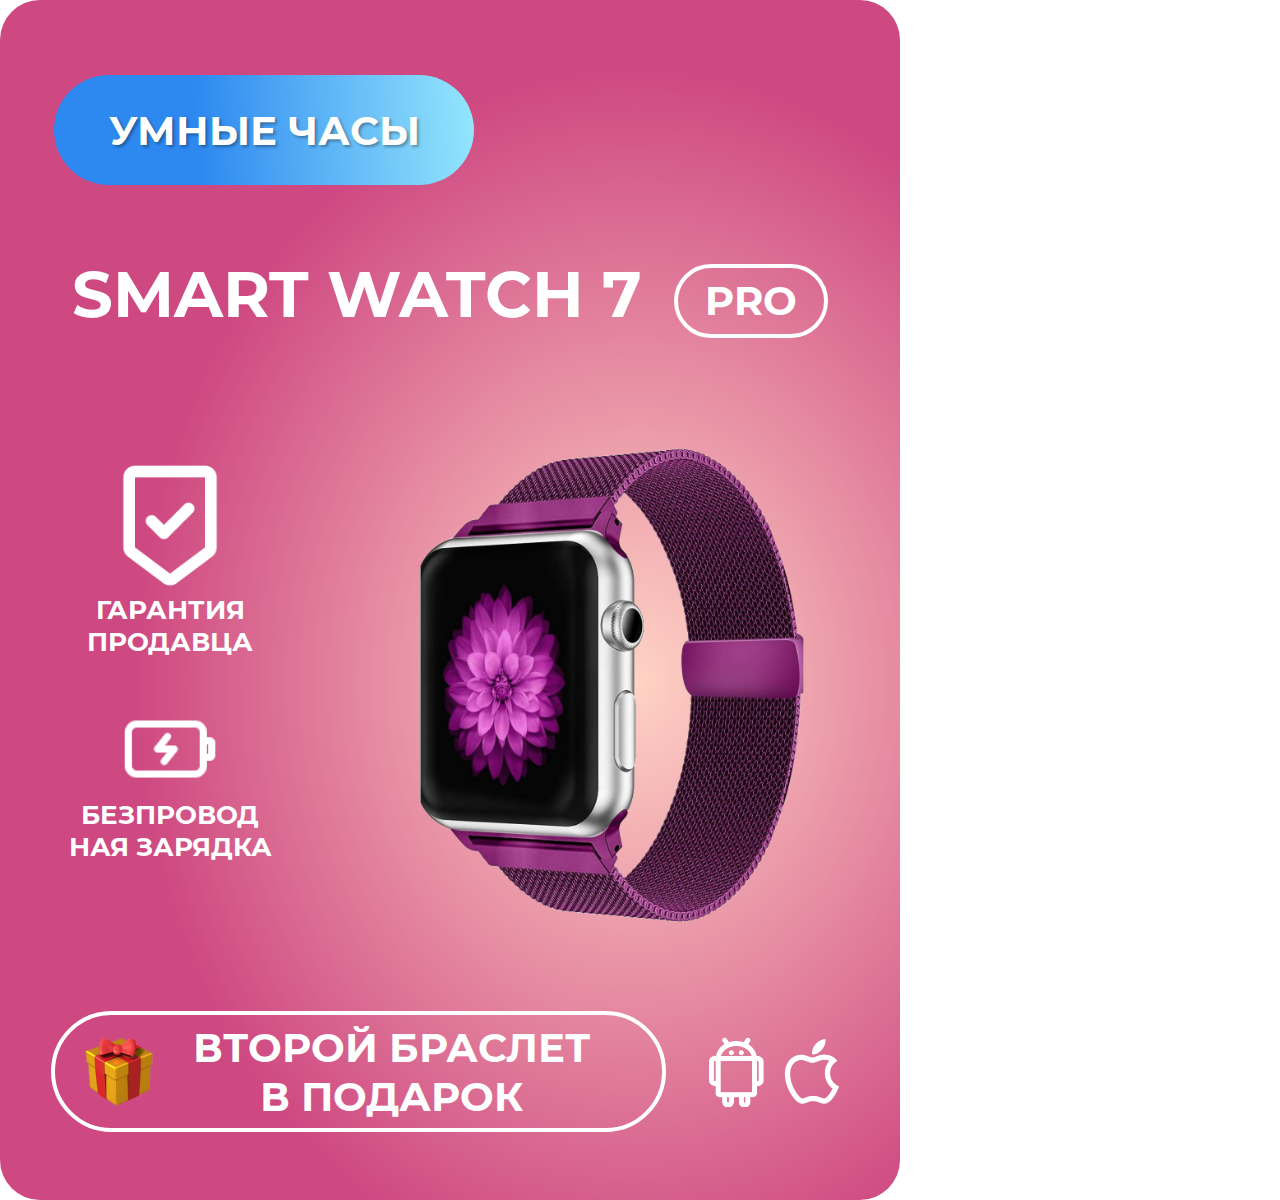
<file: CartWB/index.html>
<!DOCTYPE html>
<html lang="en">
<head>
    <meta charset="UTF-8">
    <meta http-equiv="X-UA-Compatible" content="IE=edge">
    <meta name="viewport" content="width=device-width, initial-scale=1.0">
    <title>CartWB</title>
    <link rel="stylesheet" href="./style.css">
</head>
<body>
    <main>
       <div class="main-main">
        <header>
            <div class="header-header">
                <button class="header-header__button">УМНЫЕ ЧАСЫ</button>
            </div>
        </header>
        <section>
            <div class="section-section">
                <h1 class="section-section__h1">SMART WATCH 7</h1>
                <button class="section-section__button">PRO</button>
            </div>
        </section>
        <article>
            <div class="article-article">
                <div class="article-article__left">
                    <img class="article-article__left_guarantee" src="./img/icon_guarantee.png" alt="icon_guarantee">
                    <p class="article-article__left_p">ГАРАНТИЯ ПРОДАВЦА</p>
                    <img class="article-article__left_battery" src="./img/icons_battery.png" alt="icons_battery">
                    <p class="article-article__left_p">БЕЗПРОВОД
                        НАЯ ЗАРЯДКА</p>
                </div>
                <div class="article-article__right">
                    <img class="article-article__right_watch" src="./img/generation_apple_watch_series_4_milanese_loop_42_mm_purple_436464_728965575235_adobe_express.png" alt="WATCH">
                </div>
            </div>
        </article>
        <footer>
            <div class="footer-footer">
                <button class="footer-footer__button"><img class="footer-footer__button_present" src="./img/icon_present.png" alt="icon_present">ВТОРОЙ БРАСЛЕТ <br>В ПОДАРОК</button>
                <div class="footer-footer__icons">
                    <img class="footer-footer__icons_android" src="./img/icon_android.png" alt="icon_android">
                    <img class="footer-footer__icons_apple" src="./img/icon_apple.png" alt="icon_apple">
                </div>
            </div>
        </footer>
       </div> 
    </main>
</body>
</html>
</file>
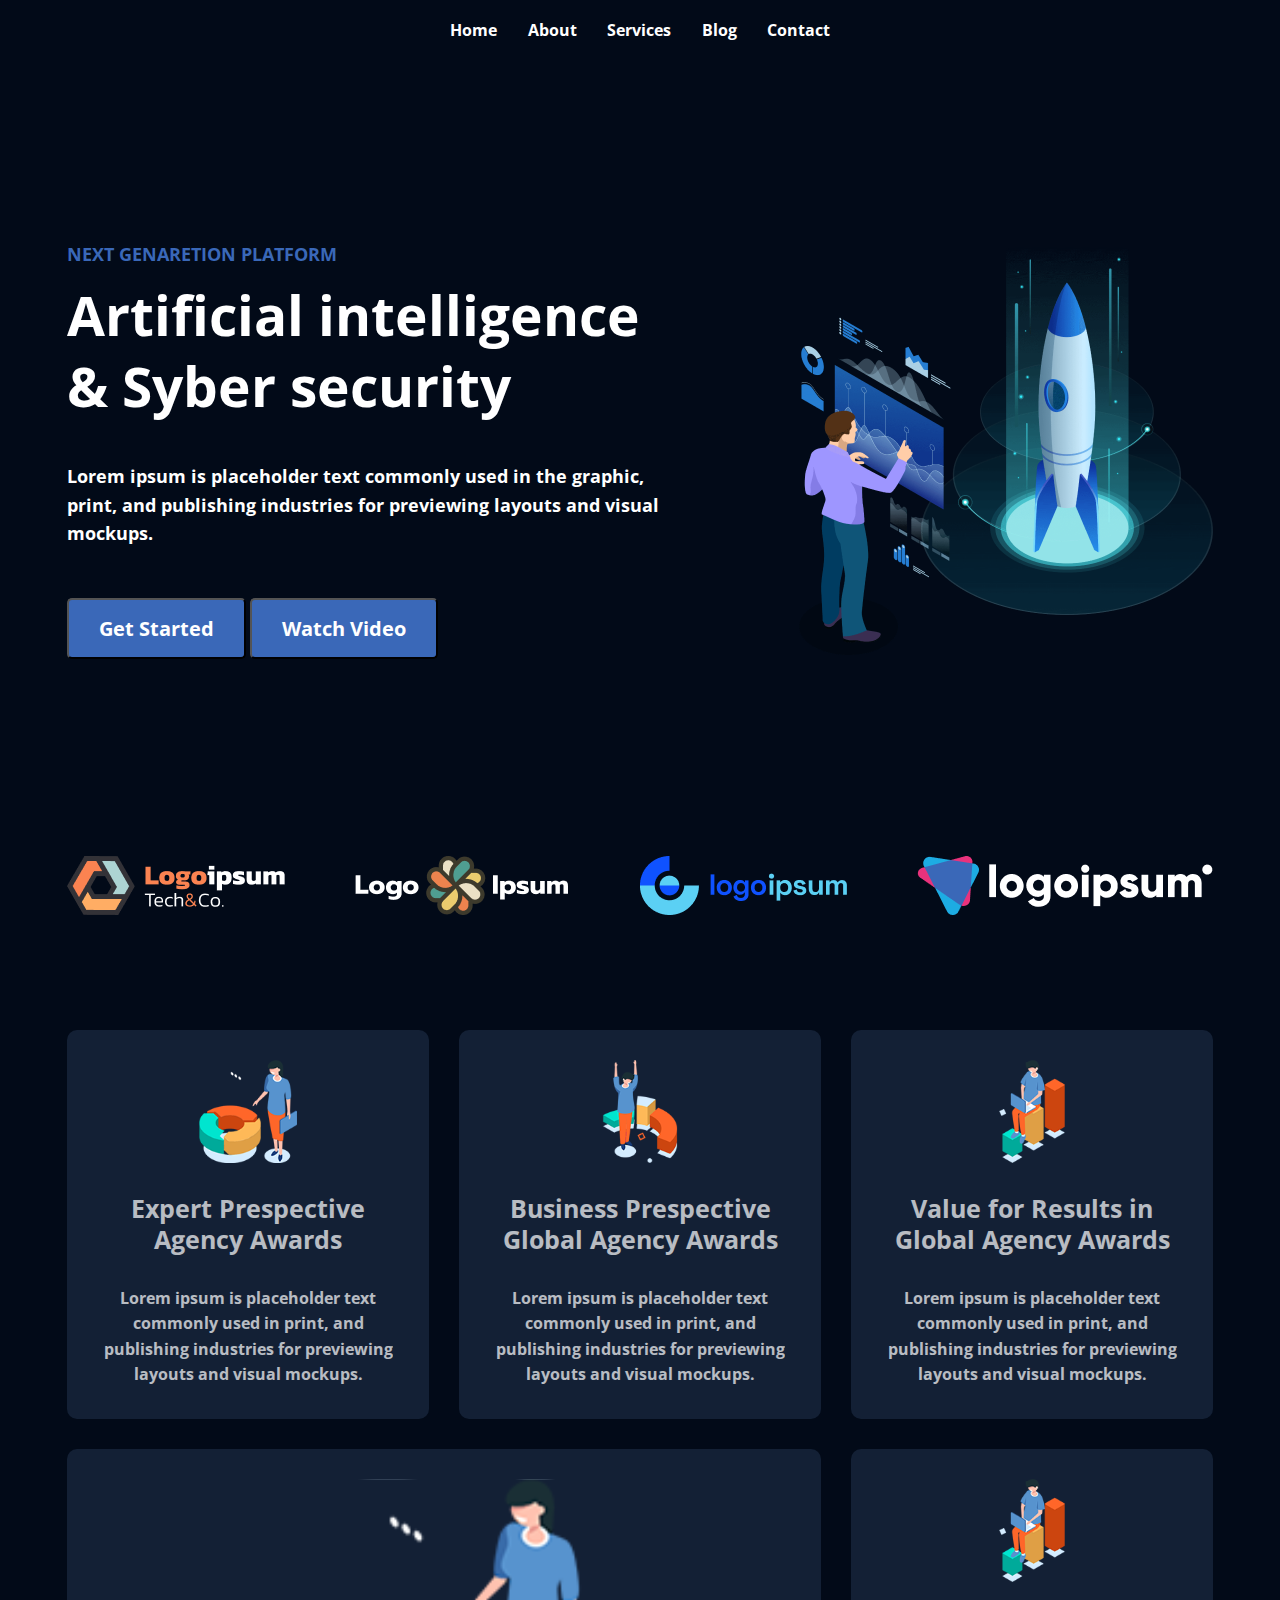
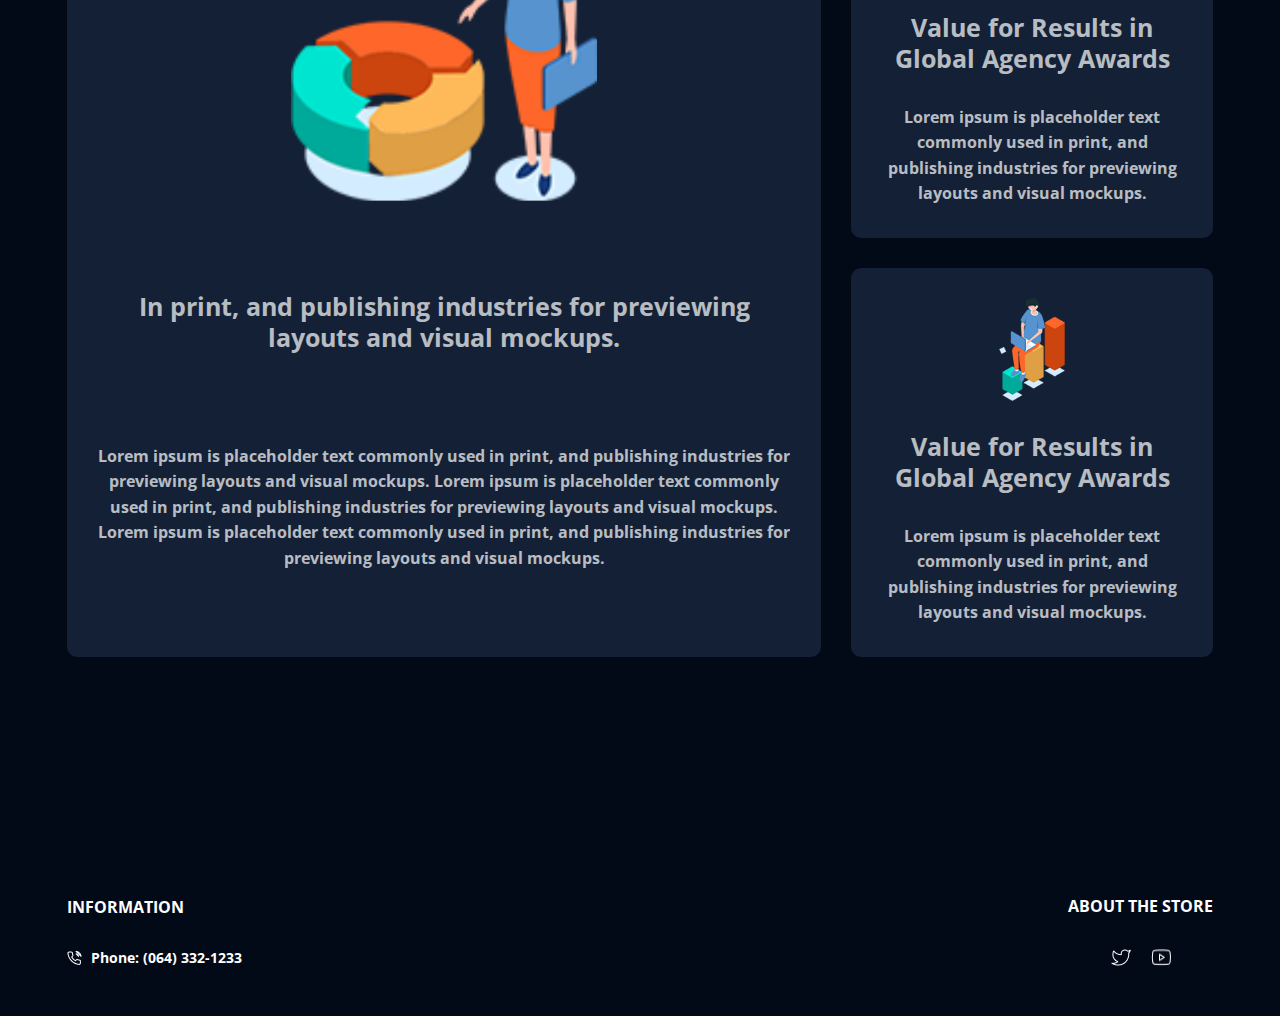
<file: website/index.html>
<!DOCTYPE html>
<html lang="en">
<head>
    <meta charset="UTF-8">
    <meta http-equiv="X-UA-Compatible" content="IE=edge">
    <meta name="viewport" content="width=device-width, initial-scale=1.0">
    <title>Website</title>
    <link rel="stylesheet" href="./style.css">
</head>
<body>
    <div class="conteiner">
        <header>
            <div class="header-header">
                <nav>
                    <div class="header-header__nav">
                        <a class="header-header__nav_a" href="#">Home</a>
                        <a class="header-header__nav_a" href="#">About</a>
                        <a class="header-header__nav_a" href="#">Services</a>
                        <a class="header-header__nav_a" href="#">Blog</a>
                        <a class="header-header__nav_a" href="#">Contact</a>
                    </div>
                </nav>
            </div>
        </header>
        <section>
            <div class="section-section">
                <article>
                    <div class="section-section__article">
                       <h3 class="section-section__article_h3">Next genaretion platform</h3>
                       <h1 class="section-section__article_h1">Artificial intelligence & Syber security</h1>
                       <p class="section-section__article_p">Lorem ipsum is placeholder text commonly used in the graphic, print, and publishing industries for previewing layouts and visual mockups.</p>
                       <div class="section-section__article_buttons">
                        <button class="section-section__article_buttons_Started">Get Started</button>
                        <button class="section-section__article_buttons_Video">Watch Video</button>
                       </div> 
                    </div>
                </article>
                <aside>
                   <div class="section-section__aside">
                    <img src="./img/baner.png" alt="baner">
                   </div> 
                </aside>
            </div>
        </section>
        <section>
            <div class="section-section__logos">
                <img class="section-section__logos_logo1" src="./img/Logo1.png" alt="Logo1">
                <img class="section-section__logos_logo2" src="./img/Logo2.png" alt="Logo2">
                <img class="section-section__logos_logo3" src="./img/Logo3.png" alt="Logo3">
                <img class="section-section__logos_logo4" src="./img/Logo4.png" alt="Logo4">
            </div>
        </section>
        <section>
            <div class="section-section__carts">
                <div class="section-section__cart">
                    <img class="section-section__cart_img" src="./img/welcome1.svg" alt="welcome1">
                    <h3 class="section-section__cart_h3">Expert Prespective Agency Awards</h3>
                    <p class="section-section__cart_p">Lorem ipsum is placeholder text commonly used in print, and publishing industries for previewing layouts and visual mockups.</p>
                </div>
                <div class="section-section__cart">
                    <img class="section-section__cart_img" src="./img/welcome2.svg" alt="welcome2">
                    <h3 class="section-section__cart_h3">Business Prespective Global Agency Awards</h3>
                    <p class="section-section__cart_p">Lorem ipsum is placeholder text commonly used in print, and publishing industries for previewing layouts and visual mockups.</p>
                </div>
                <div class="section-section__cart">
                    <img class="section-section__cart_img" src="./img/welcome3.svg" alt="welcome3">
                    <h3 class="section-section__cart_h3">Value for Results in Global Agency Awards</h3>
                    <p class="section-section__cart_p">Lorem ipsum is placeholder text commonly used in print, and publishing industries for previewing layouts and visual mockups.</p>
                </div>
                <div class="section-section__cart big">
                    <img class="big_img" src="./img/welcome1.svg" alt="welcome1">
                    <h3 class="big_h3">In print, and publishing industries for previewing layouts and visual mockups.</h3>
                    <p class="big_p">Lorem ipsum is placeholder text commonly used in print, and publishing industries for previewing layouts and visual mockups. Lorem ipsum is placeholder text commonly used in print, and publishing industries for previewing layouts and visual mockups. Lorem ipsum is placeholder text commonly used in print, and publishing industries for previewing layouts and visual mockups.</p>
                </div>
                <div class="section-section__cart cart">
                    <img class="section-section__cart_img" src="./img/welcome3.svg" alt="welcome3">
                    <h3 class="section-section__cart_h3">Value for Results in Global Agency Awards</h3>
                    <p class="section-section__cart_p">Lorem ipsum is placeholder text commonly used in print, and publishing industries for previewing layouts and visual mockups.</p>
                </div>
                <div class="section-section__cart cart">
                    <img class="section-section__cart_img" src="./img/welcome3.svg" alt="welcome3">
                    <h3 class="section-section__cart_h3">Value for Results in Global Agency Awards</h3>
                    <p class="section-section__cart_p">Lorem ipsum is placeholder text commonly used in print, and publishing industries for previewing layouts and visual mockups.</p>
                </div>
            </div>
        </section>
        <footer>
            <div class="footer-footer">
                <div class="footer-foter__left">
                    <h2 class="footer-foter__left_h2">INFORMATION</h2>
                    <div class="footer-foter__left_phone">
                        <img class="footer-foter__left_phone_icone" src="./img/phone.png" alt="phone">
                        <h6 class="footer-foter__left_phone_n6">Phone: (064) 332-1233</h6>
                    </div>
                </div>
                <div class="footer-footer__right">
                    <h2 class="footer-footer__right_h2">ABOUT THE STORE</h2>
                    <div class="footer-footer__right_icons">
                        <img class="footer-footer__right_icons_icone1" src="./img/icone1.png" alt="icone1">
                        <img class="footer-footer__right_icons_icone2" src="./img/icone2.png" alt="icone2">
                    </div>
                </div>
            </div>
        </footer>
    </div>
</body>
</html>
</file>
<file: CartWB/style.css>
@font-face {
    font-family: Montserrat;
    src: url(./fonts/Montserrat/Montserrat-Bold.ttf);
    
}
* {
    padding: 0;
    margin: 0;
    box-sizing: border-box;
    text-decoration: none;
}
body {
    scroll-behavior: smooth;
    text-rendering: optimizeSpeed;
}
img {
    display: block;
    max-width: 100%;
}
main {
    display: flex;
}
.main-main {
    width: 900px;
    height: 1200px;

    background: radial-gradient(55.83% 51.33% at 70.56% 56.75%, #D54619 0%, #FFD3C5 0.01%, #CE4881 100%) /* warning: gradient uses a rotation that is not supported by CSS and may not behave as expected */;
    border-radius: 40px;
}
.header-header {
    padding-top: 75px;
    padding-bottom: 70px;
    padding-left: 54px;
}
.header-header__button {
    width: 420px;
    height: 110px;

    background: linear-gradient(266.55deg, #A9FAFF -13.59%, #2D88F0 66.1%);
    border-radius: 100px;
    
    display: flex;
    align-items: center;
    justify-content: center;
    font-family: 'Montserrat';
    font-style: normal;
    font-weight: 700;
    font-size: 40px;
    line-height: 49px;

    color: #FFFFFF;

    text-shadow: 2px 2px 3px rgba(0, 0, 0, 0.33);

    border: none;

    cursor: pointer;

}
.section-section {
    display: flex;
    justify-content: center;
    align-items: center;
}
.section-section__h1 {
    width: 602px;
    height: 91px;

    font-family: 'Montserrat';
    font-style: normal;
    font-weight: 800;
    font-size: 64px;
    line-height: 78px;

    color: #FFFFFF;
}
.section-section__button {
    width: 154px;
    height: 74px;
    border: 4px solid #FFFFFF;
    border-radius: 100px;
    background: none;

    font-family: 'Montserrat';
    font-style: normal;
    font-weight: 700;
    font-size: 40px;
    line-height: 49px;
    color: #FFFFFF;

    cursor: pointer;
}
.article-article {
    display: flex;
    justify-content: space-between;
    gap: 133px;
    margin-bottom: 85px;
}
.article-article__left {
    display: flex;
    flex-direction: column;
    align-items: center;
    margin-left: 54px;
}
.article-article__left_guarantee {
    width: 140px;
    height: 140px;
    margin-top: 108px;
}
.article-article__left_battery {
    width: 100px;
    height: 100px;
}
.article-article__right_watch {
    width: 800px;
    height: auto;
    margin-top: 100px;
}
.article-article__left_p {
    width: auto;
    height: 55px;

    font-family: 'Montserrat';
    font-style: normal;
    font-weight: 700;
    font-size: 26px;
    line-height: 32px;
    text-align: center;

    color: #FFFFFF;
    margin-bottom: 50px;
}
.footer-footer {
    display: flex;
    justify-content: space-around;
    align-items: center;
}
.footer-footer__button {
    width: 615px;
    height: 121px;
    border: 4px solid #FFFFFF;
    border-radius: 100px;
    background: none;
    margin-left: 30px;

    display: flex;
    align-items: center;
    text-align: center;
    gap: 40px;

    font-family: 'Montserrat';
    font-style: normal;
    font-weight: 700;
    font-size: 40px;
    line-height: 49px;

    color: #FFFFFF;

    cursor: pointer;
}
.footer-footer__button_present {
    width: 68px;
    height: 68px;
    margin-left: 30px;
}
.footer-footer__icons {
    display: flex;
    justify-content: space-between;
    align-items: center;
    gap: 20px;
}
.footer-footer__icons_android {
    width: 55px;
    height: 70px;
}
.footer-footer__icons_apple {
    width: 55px;
    height: 65px;
    margin-right: 40px;
}
@media (max-width: 1024px) {
    .main-main  {
        width: 768px;
        justify-content: center;
    }
    .section-section {
        justify-content: center;
        align-items: center;
        gap: 25px;
    }
    .section-section__h1 {
        font-size: 50px;
        line-height: 62px;
        width: auto;
    }
    .footer-footer {
        gap: 10px;
    }
    .article-article {
        margin-bottom: 50px;
    }
}
</file>
<file: website/style.css>
@font-face {
    font-family: Open Sans;
    src: url(./fonts/opensans/OpenSans-Bold.ttf);
}
* {
    padding: 0;
    margin: 0;
    box-sizing: border-box;
    text-decoration: none;
}
body {
    scroll-behavior: smooth;
    text-rendering: optimizeSpeed;

    background: #020a18;
    display: flex;
    justify-content: center;
}
img {
    display: block;
    max-width: 100%;
}

.conteiner {
    width: 1146px;
    margin: 0 auto;
}
.header-header {
    display: flex;
    justify-content: center;
    align-items: center;
}
.header-header__nav {
    width: 380px;
    display: flex;
    justify-content: space-between;
    align-items: center;

    padding-top: 19px;
    padding-bottom: 199px;
}
.header-header__nav_a {
    font-family: 'Open Sans';
    font-style: normal;
    font-weight: 600;
    font-size: 16px;
    line-height: 22px;
    color: #FFFFFF;
}
.section-section {
    display: flex;
    justify-content: center;
    gap: 128px;
    width: 1146px;
    margin-bottom: 197px;
}
.section-section__article {
    display: flex;
    justify-content: start;
    flex-direction: column;
}
.section-section__article_h3 {
    font-family: 'Open Sans';
    font-style: normal;
    font-weight: 600;
    font-size: 18px;
    line-height: 160%;
    
    text-transform: uppercase;
    color: #3A68B8;
    margin-bottom: 10px;
}
.section-section__aside {
    width: 414px;
    height: 415px;
}
.section-section__article_h1 {
    font-family: 'Open Sans';
    font-weight: 800;
    font-size: 55px;
    line-height: 130%;
    color: #FFFFFF;
    font-style: normal;
    margin-bottom: 40px;
}
.section-section__article_p {
    font-family: 'Open Sans';
    font-weight: 600;
    font-size: 18px;
    line-height: 160%;
    color: #FFFFFF;
    font-style: normal;
    margin-bottom: 50px;
}
.section-section__article_buttons_Started {
    background: #3A68B8;
    border-radius: 5px;

    font-family: 'Open Sans';
    font-weight: 600;
    font-size: 20px;
    line-height: 27px;
    font-style: normal;

    color: #FFFFFF;
    padding: 15px 30px;
    cursor: pointer;
}
.section-section__article_buttons_Video {
    font-family: 'Open Sans';
    font-weight: 600;
    font-size: 20px;
    line-height: 27px;
    color: #FFFFFF;
    font-style: normal;
    padding: 15px 30px;

    background: #3A68B8;
    border-radius: 5px;
    cursor: pointer;
}
.section-section__logos {
    display: flex;
    justify-content: space-between;
    align-items: center;
    margin-bottom: 115px;
}
.section-section__carts {
    display: grid;
    grid-template-columns: 1fr 1fr 1fr;
    grid-template-rows: 1fr 1fr 1fr;
    gap: 30px;
    padding-bottom: 240px;
}
.section-section__cart {
    width: 362px;
    height: 389px;
    display: flex;
    align-items: center;
    flex-direction: column;
    background: #132035;
    border-radius: 10px;
    gap: 30px;
    text-align: center;
    padding: 30px;
}
.section-section__cart_img {
    width: 98px;
    height: 103px;
}
.section-section__cart_h3 {
    font-family: 'Open Sans';
    font-weight: 700;
    font-size: 25px;
    line-height: 125%;
    font-style: normal;
    color: #FFFFFF;

    opacity: 0.7;
}
.section-section__cart_p {
    font-family: 'Open Sans';
    font-weight: 600;
    font-size: 16px;
    line-height: 160%;
    font-style: normal;
    color: #FFFFFF;

    opacity: 0.7;
}
.big {
    grid-column: span 2;
    grid-row: span 2;

    width: 754px;
    height: 808px;
}
.big_img {
    width: 306px;
    height: 322px;
    margin-bottom: 60px;
}
.big_h3 {
    font-family: 'Open Sans';
    font-weight: 700;
    font-size: 25px;
    line-height: 125%;
    font-style: normal;
    color: #FFFFFF;

    opacity: 0.7;
    margin-bottom: 60px;
}
.big_p {
    font-family: 'Open Sans';
    font-weight: 600;
    font-size: 16px;
    line-height: 160%;
    font-style: normal;
    color: #FFFFFF;

    opacity: 0.7;
}
.footer-footer {
    display: flex;
    justify-content: space-between;
    align-items: center;
    margin-bottom: 50px;
}
.footer-foter__left_h2 {
    font-family: 'Open Sans';
    font-weight: 500;
    font-size: 16px;
    line-height: 19px;
    font-style: normal;
    color: #FFFFFF;
    margin-bottom: 33px;
}
.footer-foter__left_phone {
    display: flex;
    justify-content: center;
    gap: 9px;
    align-items: center;
}
.footer-foter__left_phone_icone {
    cursor: pointer;
}
.footer-foter__left_phone_n6 {
    font-family: 'Open Sans';
    font-weight: 500;
    font-size: 14px;
    line-height: 16px;
    font-style: normal;
    color: #FFFFFF;
}
.footer-footer__right {
    display: flex;
    flex-direction: column;
}
.footer-footer__right_h2 {
    font-family: 'Open Sans';
    font-weight: 500;
    font-size: 16px;
    line-height: 19px;
    font-style: normal;
    color: #FFFFFF;
    margin-bottom: 33px;
}
.footer-footer__right_icons {
    display: flex;
    justify-content: center;
    gap: 20px;
}
.footer-footer__right_icons_icone1 {
    cursor: pointer;
}
.footer-footer__right_icons_icone2 {
    cursor: pointer;
}
@media (max-width: 1024px) {
    .conteiner {
        width: 768px;
        justify-content: center;
    }
    .header-header {
        width: 768px;
    }
    .section-section {
        flex-direction: column;
        align-items: center;
        margin-left: -160px;
    }
    .section-section__article_h1 {
        width: 604px;
    }
    .section-section__article_p {
        width: 558px;
    }
    .section-section__logos {
        flex-wrap: wrap;
        justify-content: center;
        gap: 30px;
        width: 600px;
        margin-left: 80px;         
    }
    .section-section__carts {
        display: flex;
        flex-direction: column;
        align-items: center;
    }
    .big {
        display: none;
    }
    .cart {
        display: none;
    }
    .footer-footer {
        justify-content: center;
        gap: 100px;
    } 
}
@media (max-width: 767px) {
    .conteiner {
        width: 375px;
    }
    .header-header__nav {
        width: 300px;
    }
    .header-header__nav_a {
        font-size: 14px;
        line-height: 19px;
    }
    .section-section {
        margin-left: -185px;
    }
    .section-section__article {
        text-align: center;
        align-items: center;
    }
    .section-section__article_h3 {
        font-size: 14px;
    }
    .section-section__article_h1 {
        font-size: 28px;
        width: 342px;
    }
    .section-section__article_p {
        font-size: 18px;
        width: 343px;
    }
    .section-section__article_buttons {
        display: flex;
        justify-content: center;
        flex-wrap: wrap;
        width: 217px;
        gap: 24px;
    }
    .section-section__aside {
        width: 343px;
        height: 344px;
    }
    .section-section__logos {
        width: 296px;
        margin-left: 230px;
    }
    .section-section__carts {
        margin-left: 380px;
    }
    .footer-footer {
        justify-content: center;
        flex-wrap: wrap;
        text-align: center;
        margin-left: 380px;
    }
}
</file>
